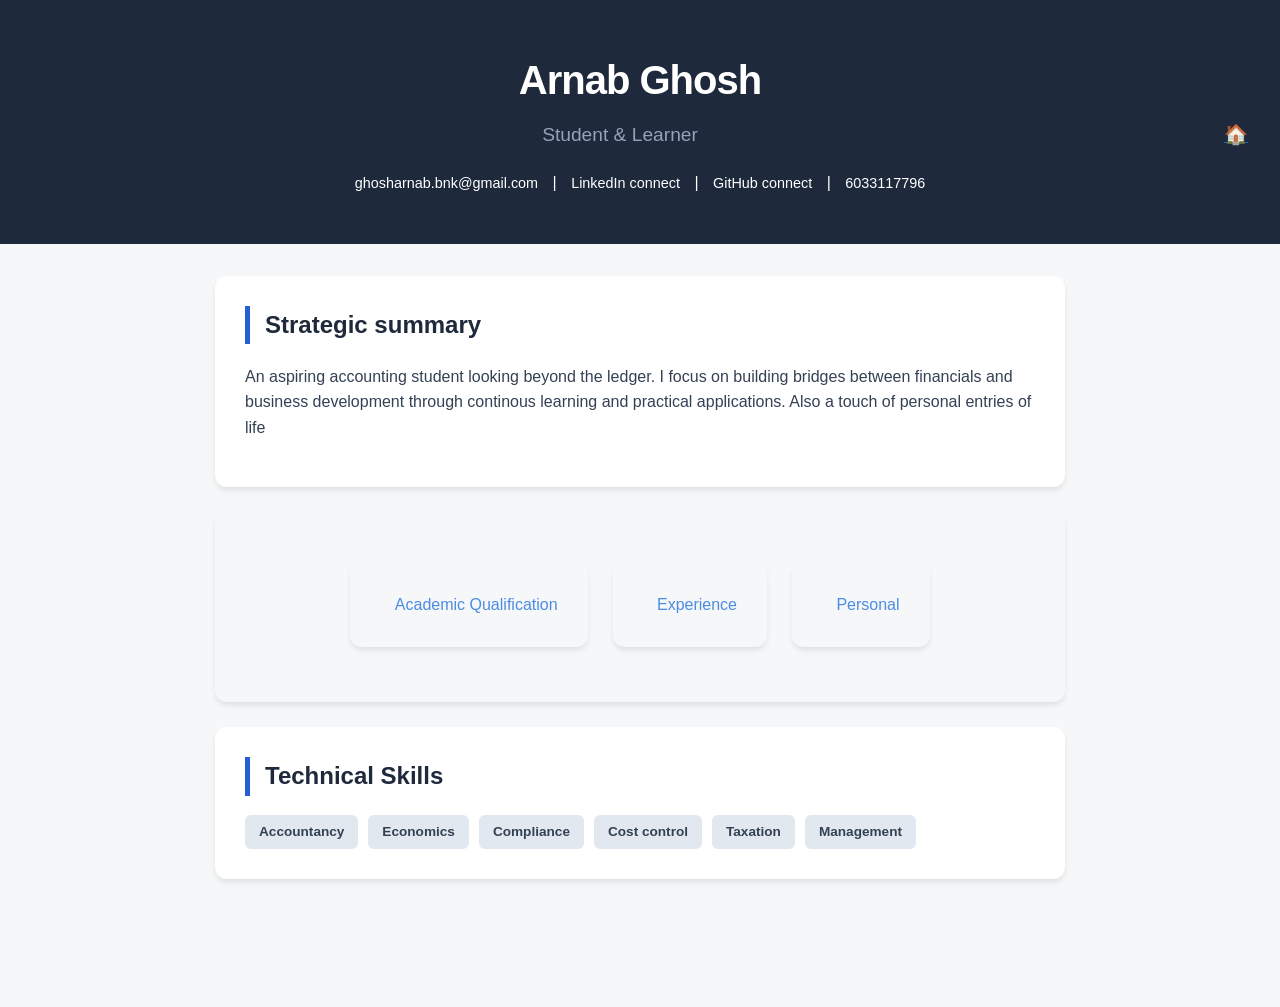
<file: index.html>
<!DOCTYPE html>
<html lang="en">

<head>
    <meta charset="UTF-8">
    <meta name="viewport" content="width=device-width, initial-scale=1.0">
    <title>Arnab Ghosh | Personal Resume</title>
    <link rel="stylesheet" href="index.css">
</head>

<body>

    <header>
        <div class="header-content">
            <h1>Arnab Ghosh</h1>
            <p class="subtitle">Student & Learner
                <a style="float: right;" href="./overview.html" class="glyphicon-home"></a>
            </p>
            
            <div class="contact-info">
                <a href="mailto:ghosharnab.bnk@gmail.com">ghosharnab.bnk@gmail.com</a> |
                <a href="https://linkedin.com/in/username" target="_blank">LinkedIn connect</a> |
                <a href="https://github.com/username" target="_blank">GitHub connect</a> |
                <a href="603xxxxxx">6033117796</a>
            </div>
        </div>
    </header>

    <main class="container">

        <section id="about">
            <h2>Strategic summary </h2>
            <p>An aspiring accounting student looking beyond the ledger. I focus on building bridges between financials and business development through continous learning and practical applications. Also a touch of personal entries of life </p>
        </section>
        <nav>
            <div class="connection-links">
                <a href="./academic.html" class="connection-links" id="Academic">Academic Qualification</a>
                <a href="./experience.html" class="connection-links" id="Experiences">Experience</a>
                <a href="./personal.html" class="connection-links" id="Personal">Personal</a>
            </div>

        </nav>


        <section id="skills">
            <h2>Technical Skills</h2>
            <div class="skills-grid">
                <span class="skill-tag">Accountancy</span>
                <span class="skill-tag">Economics</span>
                <span class="skill-tag">Compliance</span>
                <span class="skill-tag">Cost control</span>
                <span class="skill-tag">Taxation</span>
                <span class="skill-tag">Management</span>
            </div>
        </section>

    </main>

    <footer>
    </footer>

</body>

</html>
</file>
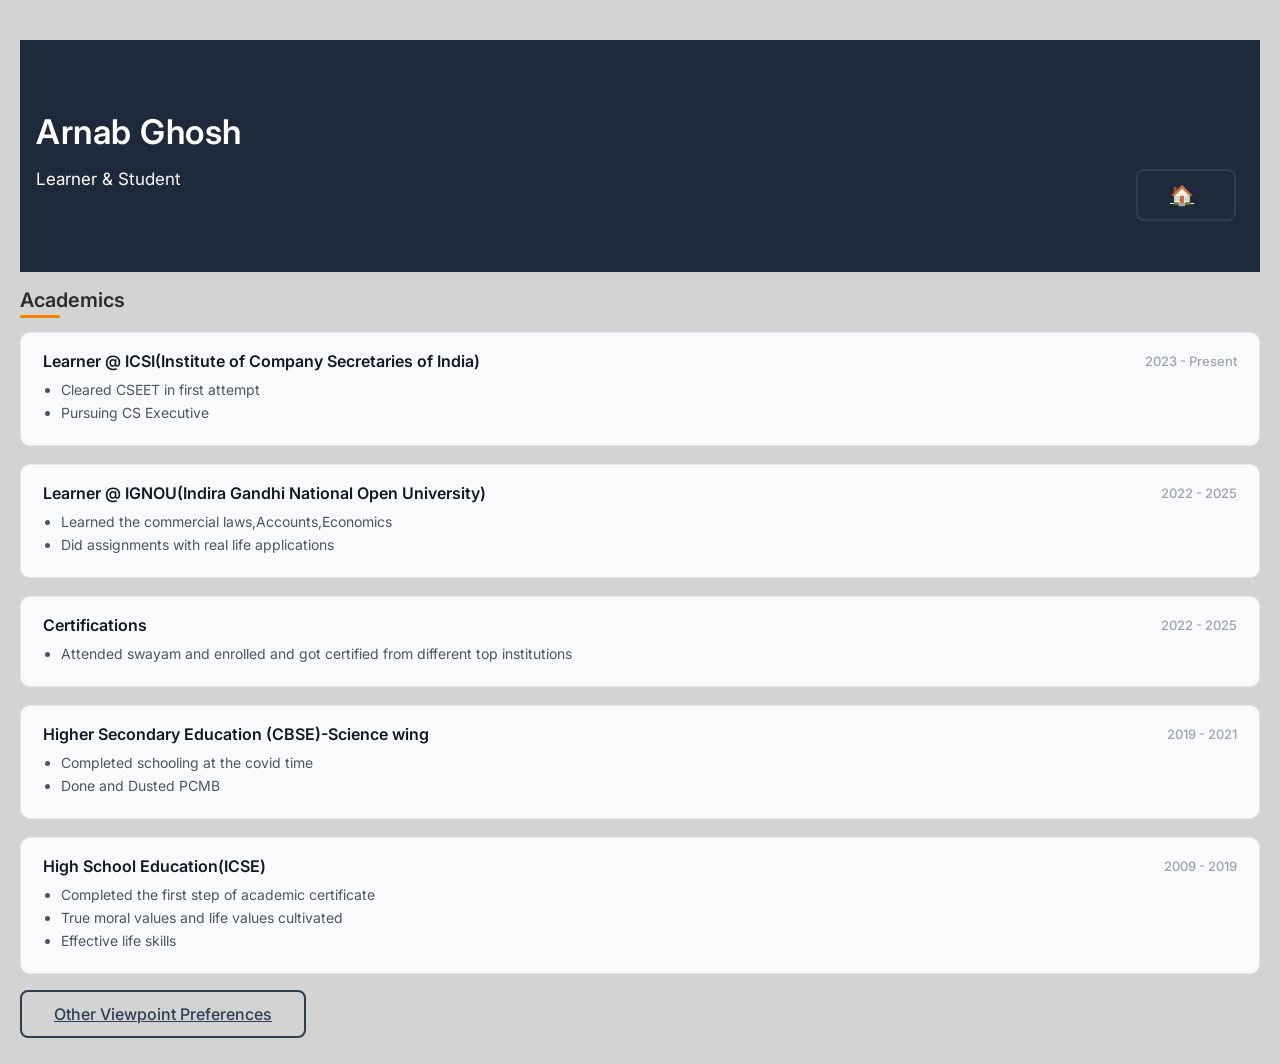
<file: academic.html>
<!DOCTYPE html>
<html lang="en">
<head>
    <meta charset="UTF-8">
    <meta name="viewport" content="width=device-width, initial-scale=1.0">
    <title>Academic Journey</title>
    <link rel="stylesheet" href="./academic.css">
</head>
<body>
    <main>
    <header>
        <h1>Arnab Ghosh</h1>
        <p class="subtitle" >Learner & Student
          <a style="float: right;" href="./overview.html" class="glyphicon-home"></a>
        </p>
        </header>

          <section id="Academics">
        <h2>Academics</h2>

        <div class="entry">
            <div class="entry-header">
                <span class="title">Learner @ ICSI(Institute of Company Secretaries of India)</span>
                <span class="date">2023 - Present</span>
            </div>
            <ul>
                <li>Cleared CSEET in first attempt </li>
                <li>Pursuing CS Executive </li>
            </ul>
        </div>

        <div class="entry">
            <div class="entry-header">
                <span class="title">Learner @ IGNOU(Indira Gandhi National Open University)</span>
                <span class="date">2022 - 2025</span>
            </div>
            <ul>
                <li>Learned the commercial laws,Accounts,Economics</li>
                <li>Did assignments with real life applications </li>
            </ul>
        </div>
    </section>
      <div class="entry">
            <div class="entry-header">
                <span class="title">Certifications</span>
                <span class="date">2022 - 2025</span>
            </div>
            <ul>
                <li>Attended swayam and enrolled and got certified from different top institutions</li>
            </ul>
        </div>
        <div class="entry">
            <div class="entry-header">
                <span class="title">Higher Secondary Education (CBSE)-Science wing</span>
                <span class="date">2019 - 2021</span>
            </div>
            <ul>
                <li>Completed schooling at the covid time </li>
                    <li>Done and Dusted PCMB</li>
            </ul>
        </div>
       <div class="entry">
            <div class="entry-header">
                <span class="title">High School Education(ICSE)</span>
                <span class="date">2009 - 2019</span>
            </div>
            <ul>
                <li>Completed the first step of academic certificate</li>
                <li>True moral values and life values cultivated</li>
                <li>Effective life skills</li>
            </ul>
        </div>
    <nav style="margin-top: 30px;">
        <a  href="./index.html" class="otherButton">Other Viewpoint Preferences</a>
    </nav>
        
    </main>
</body>
</html>
</file>
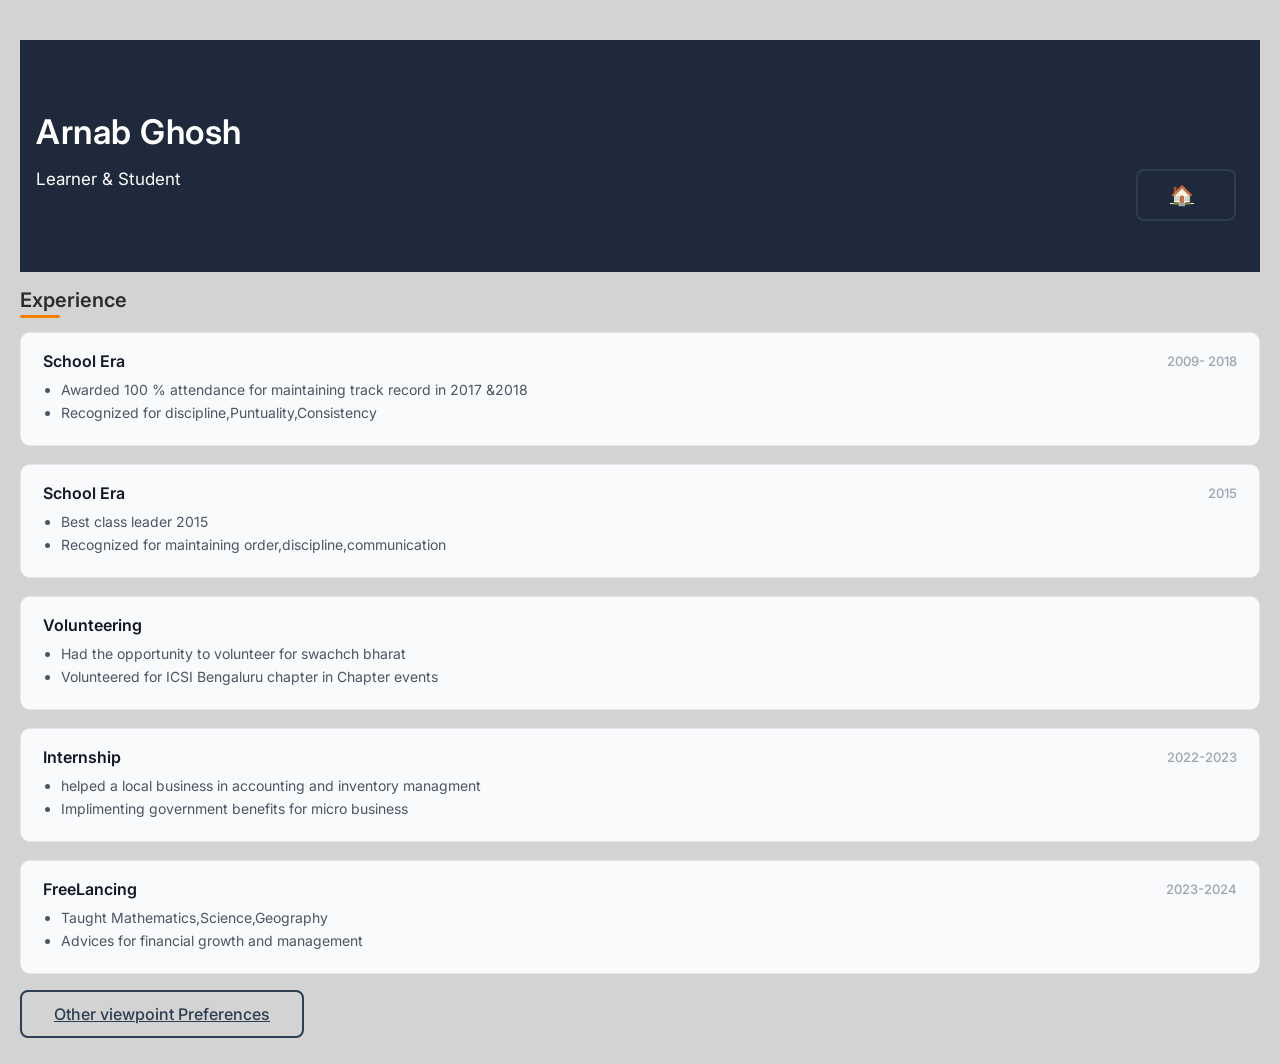
<file: experience.html>
<!DOCTYPE html>
<html lang="en">
<head>
    <meta charset="UTF-8">
    <meta name="viewport" content="width=device-width, initial-scale=1.0">
    <title>Academic Journey</title>
    <link rel="stylesheet" href="./experience.css">
</head>
<body>
    <main>
    <header>
        <h1>Arnab Ghosh</h1>
         <p class="subtitle" >Learner & Student
          <a style="float: right;" href="./overview.html" class="glyphicon-home"></a>
        </p>
        </header>

          <section id="Experience">
        <h2>Experience</h2>
        <div class="entry">
            <div class="entry-header">
                <span class="title">School Era</span>
                <span class="date">2009- 2018</span>
            </div>
            <ul>
                <li>Awarded 100 % attendance for maintaining track record in 2017 &2018</li>
                <li>Recognized for discipline,Puntuality,Consistency</li>
            </ul>
        </div>
        <div class="entry">
 <div class="entry-header">
                <span class="title">School Era</span>
                <span class="date">2015</span>
            </div>
            <ul>
                <li>Best class leader 2015</li>
                <li>Recognized for maintaining order,discipline,communication</li>
            </ul>
        </div>
        <div class="entry">
            <div class="entry-header">
                <span class="title">Volunteering</span>
            </div>
            <ul>
                <li>Had the opportunity to volunteer for swachch bharat</li>
                <li>Volunteered for ICSI Bengaluru chapter in Chapter events</li>
            </ul>
        </div>
    </section>
      <div class="entry">
            <div class="entry-header">
                <span class="title">Internship</span>
                <span class="date">2022-2023</span>
            </div>
            <ul>
                <li>helped a local business in accounting and inventory managment</li>
                <li>Implimenting government benefits for micro business</li>
            </ul>
        </div>
        <div class="entry">
 <div class="entry-header">
                <span class="title">FreeLancing</span>
                <span class="date">2023-2024</span>
            </div>
            <ul>
                <li>Taught Mathematics,Science,Geography</li>
                <li>Advices for financial growth and management</li>
            </ul>
        </div>
    <nav style="margin-top: 30px;">
        <a  href="./index.html" class="otherButton">Other viewpoint Preferences</a>
    </nav>
        
    </main>
</body>
</html>
</file>
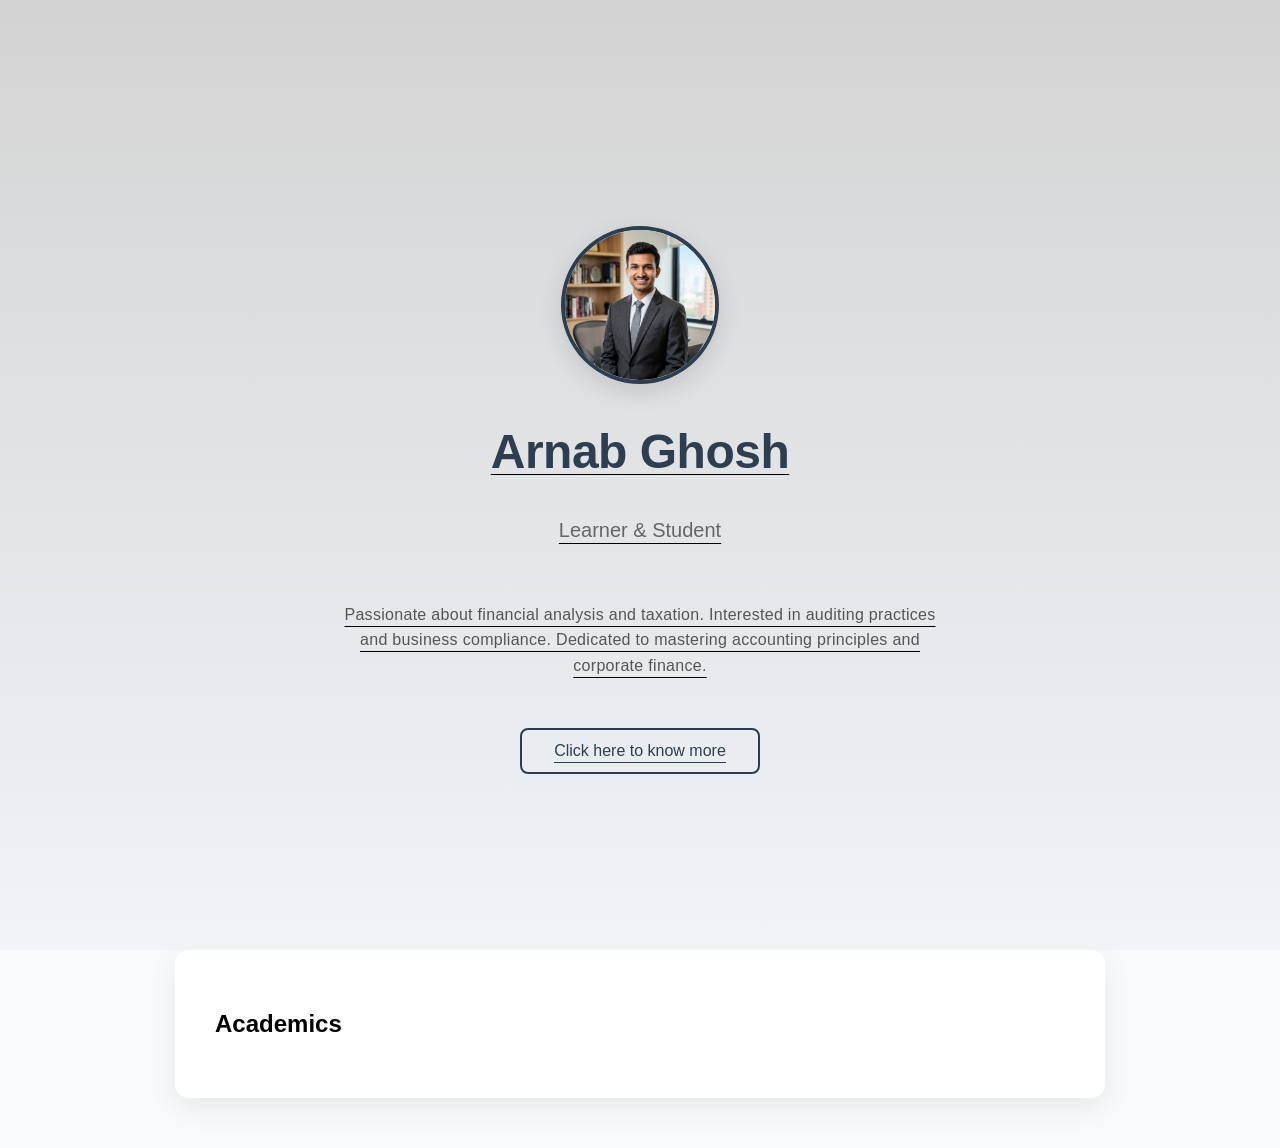
<file: overview.html>
<!DOCTYPE html>
<html lang="en">

<head>
  <meta charset="UTF-8">
  <meta name="viewport" content="width=device-width, initial-scale=1.0">
  <title>Arnab Ghosh</title>
  <link rel="stylesheet" href="./overview.css">
</head>

<body>
  <section id="welcome">
    <label for="slide-toggle" class="welcome-content"></label>
    <div class="welcome-link">
      <div class="welcome-content">
        <img src="images/img col.png" alt="Arnab Ghosh Profile" style="height: 150px; width: 150px;">
        <h1>Arnab Ghosh</h1>
        <p class="subtitle">Learner & Student</p>
        <p>Passionate about financial analysis and taxation. Interested in auditing practices and business compliance.
          Dedicated to mastering accounting principles and corporate finance.</p>
        <a type="button" href="index.html">Click here to know more</a>

      </div>
    </div>
  </section>

  <section id="main">
    <div class="container">
      <h2>Academics</h2>

    </div>
  </section>
</body>

</html>
</file>
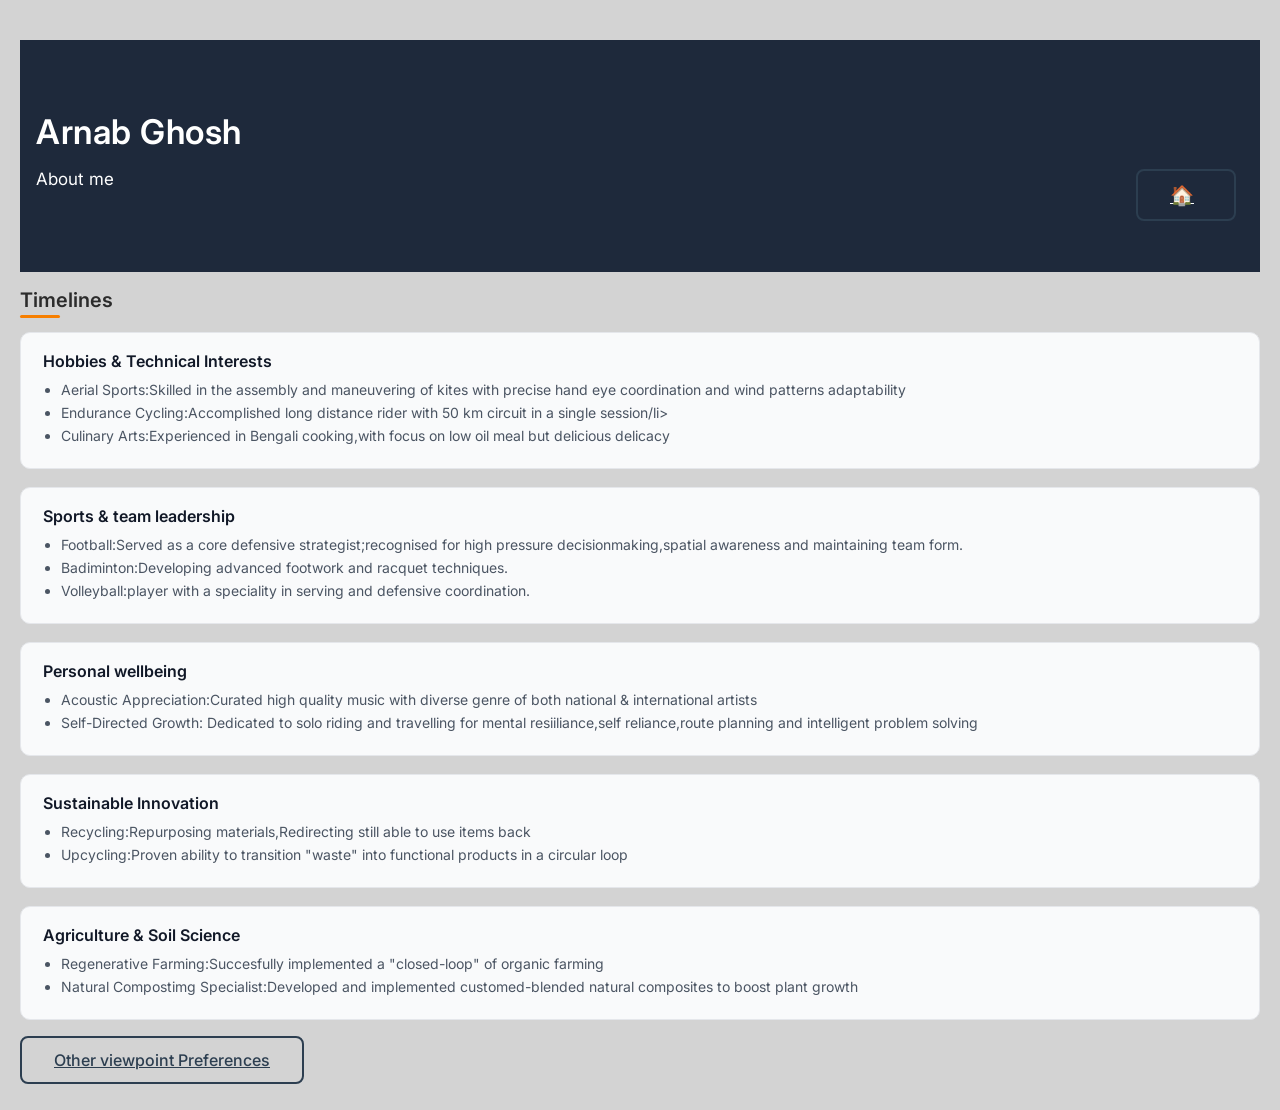
<file: personal.html>
<!DOCTYPE html>
<html lang="en">

<head>
    <meta charset="UTF-8">
    <meta name="viewport" content="width=device-width, initial-scale=1.0">
    <title>Personal Journey</title>
    <link rel="stylesheet" href="./personal.css">
</head>

<body>
    <main>
        <header>
            <h1>Arnab Ghosh</h1>
            <p class="subtitle">About me
                 <a style="float: right;" href="./overview.html" class="glyphicon-home"></a>
            </p>
            </header>

            <section id="Personal">
                <h2>Timelines</h2>
                <div class="entry">
                    <div class="entry-header">
                        <span class="title">Hobbies & Technical Interests</span>
                        <span class="date"></span>
                    </div>
                    <ul>
                        <li>Aerial Sports:Skilled in the assembly and maneuvering of kites with precise hand eye coordination and wind patterns adaptability</li>
                        <li>Endurance Cycling:Accomplished long distance rider with 50 km circuit in a single session/li>
                        <li>Culinary Arts:Experienced in Bengali cooking,with focus on low oil meal but delicious delicacy </li>
                    </ul>
                </div>

                <div class="entry">
                    <div class="entry-header">
                        <span class="title">Sports & team leadership</span>
                    </div>
                    <ul>
                        <li>Football:Served as a core defensive strategist;recognised for high pressure decisionmaking,spatial awareness and maintaining team form.</li>
                        <li>Badiminton:Developing advanced footwork and racquet techniques.</li>
                        <li>Volleyball:player with a speciality in serving and defensive coordination.</li>
                    </ul>
                </div>
                 <div class="entry">
                    <div class="entry-header">
                        <span class="title">Personal wellbeing </span>
                    </div>
                    <ul>
                 <li>Acoustic Appreciation:Curated high quality music with diverse genre of both national & international artists </li>
                    <li>Self-Directed Growth: Dedicated to solo riding and travelling for mental resiiliance,self reliance,route planning and intelligent problem solving</li>
                   </ul>
                </div>
               <div class="entry">
                    <div class="entry-header">
                        <span class="title">Sustainable Innovation</span>
                    </div>
                    <ul>
                 <li>Recycling:Repurposing materials,Redirecting still able to use items back</li>
                    <li>Upcycling:Proven ability to transition "waste" into functional products in a circular loop</li>
                   </ul>
                </div>
                 <div class="entry">
                    <div class="entry-header">
                        <span class="title">Agriculture & Soil Science</span>
                    </div>
                    <ul>
                 <li>Regenerative Farming:Succesfully implemented a "closed-loop" of organic farming</li>
                    <li>Natural Compostimg Specialist:Developed and implemented customed-blended natural composites to boost plant growth</li>
                   </ul>
                </div>  
            <nav style="margin-top: 30px;">
                <a  href="./index.html" class="otherButton">Other viewpoint Preferences</a>
            </nav>

    </main>
</body>
</html>
</file>
<file: index.css>
:root {
    --primary-color: #245fd5;
    --dark-bg: #1e293b;
    --light-bg: #f6f7f8;
    --text-main: #334155;
    --white: #ffffff;
}

body {
    font-family: 'Inter', -apple-system, BlinkMacSystemFont, sans-serif;
    background-color: var(--light-bg);
    color: var(--text-main);
    line-height: 1.6;
    margin: 0;
}

/* Header Section */
header {
    background-color: var(--dark-bg);
    color: var(--white);
    padding: 3rem 1rem;
    text-align: center;
}
.connection-links {
    display: flex;              
    justify-content: center;   
    gap: 25px;                  
    margin-top: 20px; }

.glyphicon-home {
    font-size: 1.2rem;
    color: var(--primary-color);
    margin-right: 0.5rem;
    vertical-align: middle;
}

.glyphicon-home::before {
    content: "🏠";
    margin-right: 0.5rem;
}

    /* Box style for specific links */

#Academic:hover 
{
    color: blue;
    background-color: lightgrey;      
    transform: translateY(-2px);    
    box-shadow: 0 5px 15px rgba(0,0,0,0.15);
}
#Experiences:hover
{
    color: blue;
    background-color: lightgrey;   
     transform: translateY(-2px);    
    box-shadow: 0 5px 15px rgba(0,0,0,0.15);
}
#Personal:hover
{
    color: blue;
    background-color: lightgrey;   
     transform: translateY(-2px);    
    box-shadow: 0 5px 15px rgba(0,0,0,0.15);

}
.connection-links
{
    display: flex;      
    justify-content: center;    
    padding: 10px 20px;             
    background-color: #cbcad7;     
    color: white;                   
    border-radius: 8px;       
    text-decoration: none;      
    font-weight: 500;
    transition: all 0.3s ease; 
    align-items: center;    
}
.connection-links:hover 
{
    color: blue;     
    transform: translateY(-2px);    
    box-shadow: 0 5px 15px rgba(0,0,0,0.15);
    
}
.connection-links{
    font-family: Arial, Helvetica, sans-serif;
    color: #4C8CE4;
     background: var(--grey);
    padding: 30px;
    margin-bottom: 25px;
    border-radius: 12px;
    box-shadow: 0 4px 6px -1px rgba(0, 0, 0, 0.1);
    text-indent: .9rem;
    text-align: center;
    justify-content: center;

}

.connection-links{
    animation-fill-mode: forwards;
}

header h1 {
    margin: 0;
    font-size: 2.5rem;
    letter-spacing: -1px;
}

.subtitle {
    font-size: 1.2rem;
    color: #94a3b8;
    margin-top: 0.5rem;
}

.contact-info a {
    color: var(--white);
    text-decoration: none;
    margin: 0 10px;
    font-size: .9rem;
    border-bottom: 1px solid transparent;
    transition: border 0.3s;
}

.contact-info a:hover {
    border-bottom: 1px solid var(--primary-color);
}
.center-links a:hover 
{
    color: #1e3a8a;            
    transform: scale(1.1);      
}
/* Container */
.container {
    max-width: 850px;
    margin: 2rem auto;
    padding: 0 20px;
}


.center-links
 a {
    text-decoration: none;     
    color: #4f46e5;             
    font-weight: 500;
    font-size: 16px;
    transition: all 0.3s ease;  
}

section {
    background: var(--white);
    padding: 30px;
    margin-bottom: 25px;
    border-radius: 12px;
    box-shadow: 0 4px 6px -1px rgba(0, 0, 0, 0.1);
}

h2 {
    color: var(--dark-bg);
    border-left: 5px solid var(--primary-color);
    padding-left: 15px;
    margin-top: 0;
}

/* Experience Entries */
.entry {
    margin-bottom: 2rem;
}

.entry-header {
    display: flex;
    justify-content: space-between;
    font-weight: 700;
    color: var(--dark-bg);
    margin-bottom: 0.5rem;
}

.date {
    color: var(--primary-color);
    font-size: 0.9rem;
}

/* Skills Tags */
.skills-grid {
    display: flex;
    flex-wrap: wrap;
    gap: 10px;
}

.skill-tag {
    background: #e2e8f0;
    padding: 6px 14px;
    border-radius: 6px;
    font-size: 0.85rem;
    font-weight: 600;
}

/* Footer */
footer {
    text-align: center;
    padding: 3rem 0;
    color: #64748b;
    font-size: 0.85rem;
}

/* Mobile Responsive */
@media (max-width: 600px) {
    .entry-header {
        flex-direction: column;
    }
}
</file>
<file: academic.css>
/* Import modern font */
@import url('https://fonts.googleapis.com/css2?family=Inter:wght@300;400;600&display=swap');

/* Base styling */
body {
    font-family: 'Inter', sans-serif;
    background: linear-gradient(to left,lightgrey,lightgrey);
    margin: 0;
    padding: 40px 20px;
    color: #2c2c2c;
}

/* Main container */
.container {
    max-width: 850px;
    margin: auto;
    background: #951818;
    padding: 40px;
    border-radius: 14px;
    box-shadow: 0 10px 30px rgba(0, 0, 0, 0.08);
}

/* Name */
h1 {
    font-size: 34px;
    font-weight: 600;
    margin-bottom: 5px;
    letter-spacing: 0.5px;
}

/* Subtitle */
.subtitle {
    font-size: 17px;
    color: white;
    margin-bottom: 35px;
}
header {
    background-color: #1e293b;
    color: white;
    padding: 3rem 1rem;
    text-align: left;
}

/* Section heading */
h2 {
    font-size: 20px;
    font-weight: 600;
    margin-bottom: 20px;
    position: relative;
}

/* Elegant underline */
h2::after {
    content: "";
    width: 40px;
    height: 3px;
    background: #F77F00;
    position: absolute;
    left: 0;
    bottom: -6px;
    border-radius: 2px;
}

/* Entry card */
.entry {
    padding: 18px 22px;
    margin-bottom: 18px;
    border-radius: 10px;
    background: #f9fafb;
    border: 1px solid #e5e7eb;
    transition: all 0.25s ease;
}

/* Subtle hover */
.entry:hover {
    background: #ffffff;
    box-shadow: 0 6px 18px rgba(0, 0, 0, 0.06);
    transform: translateY(-2px);
}

/* Header layout */
.entry-header {
    display: flex;
    justify-content: space-between;
    align-items: center;
    margin-bottom: 10px;
}

/* Title */
.title {
    font-weight: 600;
    font-size: 16px;
    color: #111827;
}

/* Date */
.date {
    font-size: 13px;
    color: #9ca3af;
    font-weight: 500;
}

/* List */
.entry ul {
    margin: 8px 0 0 0;
    padding-left: 18px;
}

.entry ul li {
    margin-bottom: 6px;
    font-size: 14px;
    color: #4b5563;
}

/* Smooth responsive */
@media (max-width: 600px) {
    .container {
        padding: 25px;
    }

    h1 {
        font-size: 26px;
    }

    .entry-header {
        flex-direction: column;
        align-items: flex-start;
    }

    .date {
        margin-top: 4px;
    }
}
.connection-links{
    font-family: Arial, Helvetica, sans-serif;
    color: #4C8CE4;
     background: var(--white);
    padding: 30px;
    margin-bottom: 25px;
    border-radius: 12px;
    box-shadow: 0 4px 6px -1px rgba(0, 0, 0, 0.1);

}
.glyphicon-home {
    font-size: 1.2rem;
    color: var(--primary-color);
    margin-right: 0.5rem;
    vertical-align: middle;
}

.glyphicon-home::before {
    content: "🏠";
    margin-right: 0.5rem;
}
a {
    padding: 12px 32px;
    font-size: 16px;
    font-weight: 500;
    color: #2c3e50;
    background-color: transparent;
    border: 2px solid #2c3e50;
    border-radius: 8px;
    cursor: pointer;
    transition: all 0.3s ease;
    font-family: inherit;
}

a:hover {
    background-color: #2c3e50;
    color: #ffffff;
    transform: translateY(-2px);
    box-shadow: 0 6px 16px rgba(44, 62, 80, 0.2);
}

a:active {
    transform: translateY(0);
    box-shadow: 0 2px 8px rgba(44, 62, 80, 0.15);
}
</file>
<file: experience.css>
/* Import modern font */
@import url('https://fonts.googleapis.com/css2?family=Inter:wght@300;400;600&display=swap');

/* Base styling */
body {
    font-family: 'Inter', sans-serif;
    background: linear-gradient(to left, lightgrey,lightgrey);
    margin: 0;
    padding: 40px 20px;
    color: #2c2c2c;
}
header {
    background-color: #1e293b;
    color: white;
    padding: 3rem 1rem;
    text-align: left;
}

/* Main container */
.container {
    max-width: 850px;
    margin: auto;
    background: #951818;
    padding: 40px;
    border-radius: 14px;
    box-shadow: 0 10px 30px rgba(0, 0, 0, 0.08);
}

/* Name */
h1 {
    font-size: 34px;
    font-weight: 600;
    margin-bottom: 5px;
    letter-spacing: 0.5px;
}

/* Subtitle */
.subtitle {
    font-size: 17px;
    color: white;
    margin-bottom: 35px;
}

/* Section heading */
h2 {
    font-size: 20px;
    font-weight: 600;
    margin-bottom: 20px;
    position: relative;
}

/* Elegant underline */
h2::after {
    content: "";
    width: 40px;
    height: 3px;
    background: #F77F00;
    position: absolute;
    left: 0;
    bottom: -6px;
    border-radius: 2px;
}

/* Entry card */
.entry {
    padding: 18px 22px;
    margin-bottom: 18px;
    border-radius: 10px;
    background: #f9fafb;
    border: 1px solid #e5e7eb;
    transition: all 0.25s ease;
}

/* Subtle hover */
.entry:hover {
    background: #ffffff;
    box-shadow: 0 6px 18px rgba(0, 0, 0, 0.06);
    transform: translateY(-2px);
}

/* Header layout */
.entry-header {
    display: flex;
    justify-content: space-between;
    align-items: center;
    margin-bottom: 10px;
}

/* Title */
.title {
    font-weight: 600;
    font-size: 16px;
    color: #111827;
}

/* Date */
.date {
    font-size: 13px;
    color: #9ca3af;
    font-weight: 500;
}

/* List */
.entry ul {
    margin: 8px 0 0 0;
    padding-left: 18px;
}

.entry ul li {
    margin-bottom: 6px;
    font-size: 14px;
    color: #4b5563;
}

/* Smooth responsive */
@media (max-width: 600px) {
    .container {
        padding: 25px;
    }

    h1 {
        font-size: 26px;
    }

    .entry-header {
        flex-direction: column;
        align-items: flex-start;
    }

    .date {
        margin-top: 4px;
    }
}
.connection-links{
    font-family: Arial, Helvetica, sans-serif;
    color: #4C8CE4;
     background: var(--white);
    padding: 30px;
    margin-bottom: 25px;
    border-radius: 12px;
    box-shadow: 0 4px 6px -1px rgba(0, 0, 0, 0.1);

}
.glyphicon-home {
    font-size: 1.2rem;
    color: var(--primary-color);
    margin-right: 0.5rem;
    vertical-align: middle;
}

.glyphicon-home::before {
    content: "🏠";
    margin-right: 0.5rem;
}
a {
    padding: 12px 32px;
    font-size: 16px;
    font-weight: 500;
    color: #2c3e50;
    background-color: transparent;
    border: 2px solid #2c3e50;
    border-radius: 8px;
    cursor: pointer;
    transition: all 0.3s ease;
    font-family: inherit;
}

a:hover {
    background-color: #2c3e50;
    color: #ffffff;
    transform: translateY(-2px);
    box-shadow: 0 6px 16px rgba(44, 62, 80, 0.2);
}

a:active {
    transform: translateY(0);
    box-shadow: 0 2px 8px rgba(44, 62, 80, 0.15);
}
</file>
<file: overview.css>
body, html {
    font-family: 'Inter', -apple-system, BlinkMacSystemFont, 'Segoe UI', sans-serif;
    margin: 0;
    padding: 0;
    scroll-behavior: smooth;
}

.welcome-link {
    text-decoration: underline;
    text-decoration-color: #000;
    text-decoration-thickness: 1px;
    text-underline-offset: 6px;
    color: inherit;
    display: flex;
    justify-content: center;
    align-items: center;
    width: 100%;
    height: 100%;
}

.welcome-content {
    display: flex;
    flex-direction: column;
    align-items: center;
    justify-content: center;
    gap: 40px;
}

#welcome {
    position: fixed;
    top: 0;
    left: 0;
    width: 100%;
    height: 100vh;
    background: linear-gradient(180deg, lightgrey 0%, #f0f4f8 100%);
    color: #1a1a1a;
    z-index: 100;
    display: flex;
    justify-content: center;
    align-items: center;
    text-align: center;
    padding-top: 50px;
    transition: transform 0.8s ease-in-out;
    z-index: 10;
    cursor: pointer;
}

img{
    border-radius: 50%;
    border: 4px solid #2c3e50;
    object-fit: cover;
    box-shadow: 0 8px 24px rgba(0, 0, 0, 0.12);
}

#welcome h1 {
    margin-top:0px;
    font-size: 48px;
    margin-bottom: 0px;
    font-weight: 600;
    color: #2c3e50;
    letter-spacing: -0.5px;
}

#welcome .subtitle {
    margin-top:0px;
    font-size: 20px;
    margin-bottom: 10px;
    color: #666;
    font-weight: 400;
}

#welcome .click-msg {
    font-size: 14px;
    opacity: 0.6;
    color: #666;
    font-style: italic;
}

/* Welcome Content Paragraph */
.welcome-content p:not(.subtitle):not(.click-msg) {
    font-size: 16px;
    color: #555;
    line-height: 1.6;
    max-width: 600px;
    margin: 10px 0;
    font-weight: 400;
    letter-spacing: 0.3px;
}

/* Decorative Divider */
.welcome-content span {
    width: 60px;
    height: 3px;
    background: linear-gradient(90deg, transparent, #2c3e50, transparent);
    margin: 10px 0;
    border-radius: 2px;
}

/* Slide up  */
#slide-toggle:checked + #welcome {
    transform: translateY(-100vh);
}

.welcome-link:hover {
    opacity: 0.95;
}

/* Main Resume */
#main {
    padding: 50px 20px;
    margin-top: 100vh; /* reserve space below welcome */
    background: #f9fafb;
}

/* Container inside main */
.container {
    max-width: 850px;
    margin: auto;
    background: #ffffff;
    padding: 40px;
    border-radius: 14px;
    box-shadow: 0 10px 30px rgba(0,0,0,0.08);
}

/* Secondary Button */
a {
    padding: 12px 32px;
    font-size: 16px;
    font-weight: 500;
    color: #2c3e50;
    background-color: transparent;
    border: 2px solid #2c3e50;
    border-radius: 8px;
    cursor: pointer;
    transition: all 0.3s ease;
    font-family: inherit;
}

a:hover {
    background-color: #2c3e50;
    color: #ffffff;
    transform: translateY(-2px);
    box-shadow: 0 6px 16px rgba(44, 62, 80, 0.2);
}

a:active {
    transform: translateY(0);
    box-shadow: 0 2px 8px rgba(44, 62, 80, 0.15);
}
</file>
<file: personal.css>
/* Import modern font */
@import url('https://fonts.googleapis.com/css2?family=Inter:wght@300;400;600&display=swap');

/* Base styling */
body {
    font-family: 'Inter', sans-serif;
    background: linear-gradient(to left, lightgrey,lightgrey);
    margin: 0;
    padding: 40px 20px;
    color: #2c2c2c;
}
header {
    background-color: #1e293b;
    color: white;
    padding: 3rem 1rem;
    text-align: left;
}
/* Main container */
.container {
    max-width: 850px;
    margin: auto;
    background: #951818;
    padding: 40px;
    border-radius: 14px;
    box-shadow: 0 10px 30px rgba(0, 0, 0, 0.08);
}

/* Name */
h1 {
    font-size: 34px;
    font-weight: 600;
    margin-bottom: 5px;
    letter-spacing: 0.5px;
}

/* Subtitle */
.subtitle {
    font-size: 17px;
    color: white;
    margin-bottom: 35px;
}

/* Section heading */
h2 {
    font-size: 20px;
    font-weight: 600;
    margin-bottom: 20px;
    position: relative;
}
.connection-links
{
    color: #e5e7eb;
    background-color: cornflowerblue;
    align-items: center;
}

/* Elegant underline */
h2::after {
    content: "";
    width: 40px;
    height: 3px;
    background: #F77F00;
    position: absolute;
    left: 0;
    bottom: -6px;
    border-radius: 2px;
}

/* Entry card */
.entry {
    padding: 18px 22px;
    margin-bottom: 18px;
    border-radius: 10px;
    background: #f9fafb;
    border: 1px solid #e5e7eb;
    transition: all 0.25s ease;
}

/* Subtle hover */
.entry:hover {
    background: #ffffff;
    box-shadow: 0 6px 18px rgba(0, 0, 0, 0.06);
    transform: translateY(-2px);
}

/* Header layout */
.entry-header {
    display: flex;
    justify-content: space-between;
    align-items: center;
    margin-bottom: 10px;
}

/* Title */
.title {
    font-weight: 600;
    font-size: 16px;
    color: #111827;
}

/* Date */
.date {
    font-size: 13px;
    color: #9ca3af;
    font-weight: 500;
}

/* List */
.entry ul {
    margin: 8px 0 0 0;
    padding-left: 18px;
}

.entry ul li {
    margin-bottom: 6px;
    font-size: 14px;
    color: #4b5563;
}

/* Smooth responsive */
@media (max-width: 600px) {
    .container {
        padding: 25px;
    }

    h1 {
        font-size: 26px;
    }

    .entry-header {
        flex-direction: column;
        align-items: flex-start;
    }

    .date {
        margin-top: 4px;
    }
}
.connection-links{
    font-family: Arial, Helvetica, sans-serif;
    color: #4C8CE4;
     background: var(--white);
    padding: 30px;
    margin-bottom: 25px;
    border-radius: 12px;
    box-shadow: 0 4px 6px -1px rgba(0, 0, 0, 0.1);

}
.glyphicon-home {
    font-size: 1.2rem;
    color: var(--primary-color);
    margin-right: 0.5rem;
    vertical-align: middle;
}

.glyphicon-home::before {
    content: "🏠";
    margin-right: 0.5rem;
}
a {
    padding: 12px 32px;
    font-size: 16px;
    font-weight: 500;
    color: #2c3e50;
    background-color: transparent;
    border: 2px solid #2c3e50;
    border-radius: 8px;
    cursor: pointer;
    transition: all 0.3s ease;
    font-family: inherit;
}

a:hover {
    background-color: #2c3e50;
    color: #ffffff;
    transform: translateY(-2px);
    box-shadow: 0 6px 16px rgba(44, 62, 80, 0.2);
}

a:active {
    transform: translateY(0);
    box-shadow: 0 2px 8px rgba(44, 62, 80, 0.15);
}
</file>
